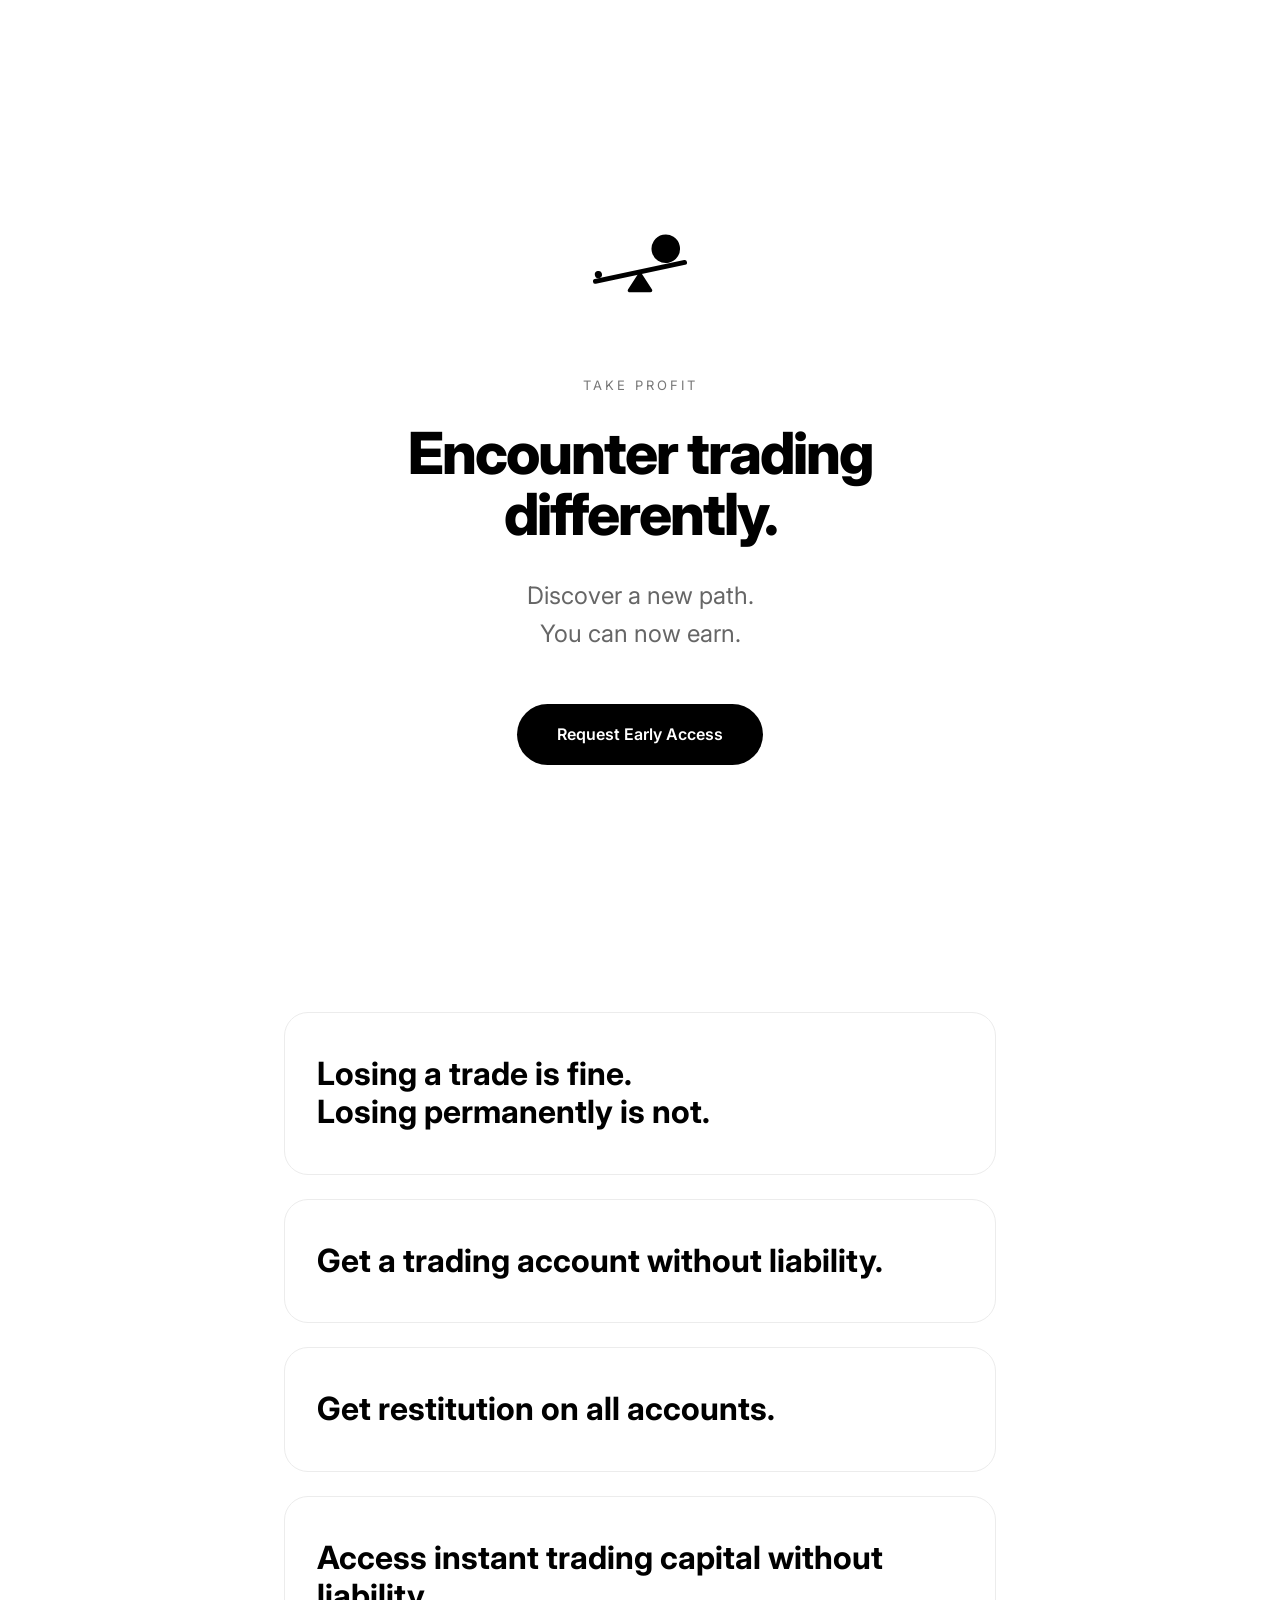
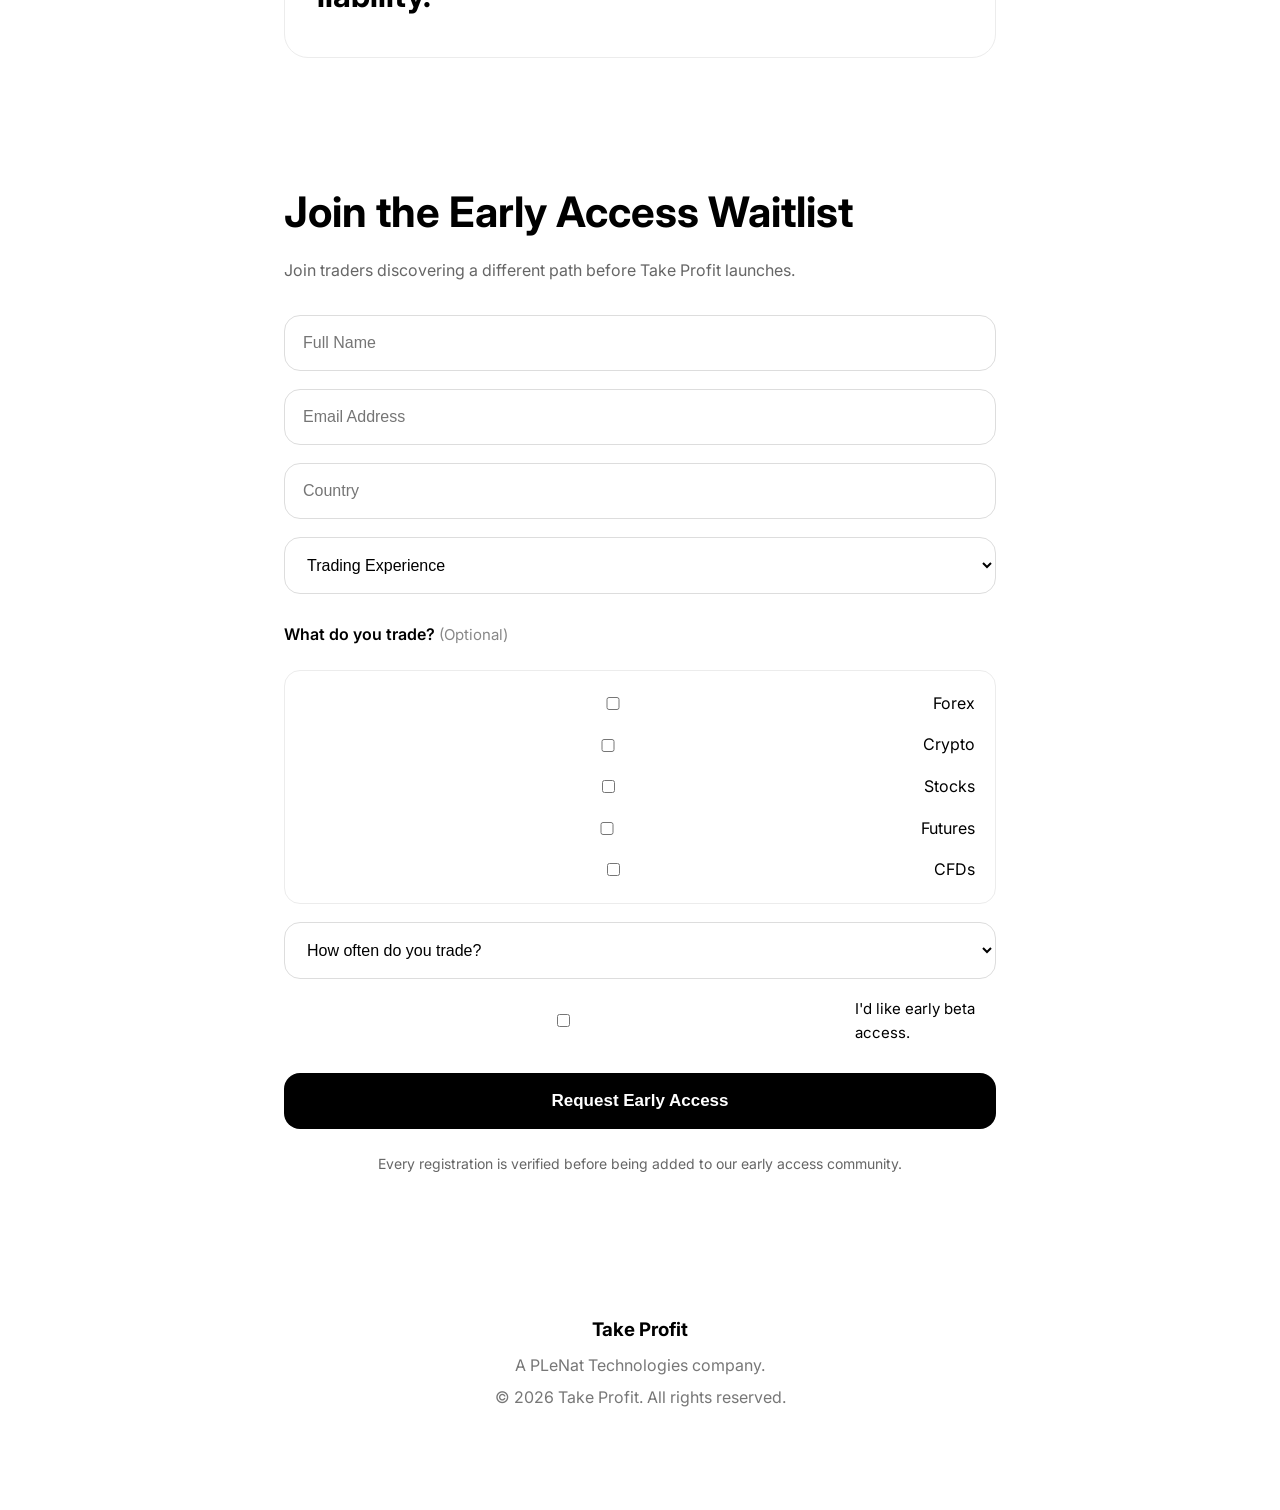
<file: index.html>
<!DOCTYPE html>
<html lang="en">

<head>

<meta charset="UTF-8">
<meta name="viewport" content="width=device-width, initial-scale=1.0">

<title>Take Profit</title>

<meta name="description" content="Encounter trading differently. Discover a new path.">

<link rel="preconnect" href="https://fonts.googleapis.com">
<link rel="preconnect" href="https://fonts.gstatic.com" crossorigin>

<link href="https://fonts.googleapis.com/css2?family=Inter:wght@300;400;500;600;700;800&display=swap" rel="stylesheet">

<link rel="stylesheet" href="style.css">

</head>

<body>

<div class="page">

<!-- HERO -->

<section class="hero">

<img src="logo.svg" alt="Take Profit" class="logo">

<p class="eyebrow">
TAKE PROFIT
</p>

<h1>
Encounter trading differently.
</h1>

<p class="subtitle">
Discover a new path.<br>
You can now earn.
</p>

<a href="#waitlist" class="button">
Request Early Access
</a>

</section>

<!-- FEATURES -->

<section class="features">

<div class="feature">

<h2>
Losing a trade is fine.<br>
Losing permanently is not.
</h2>

</div>

<div class="feature">

<h2>
Get a trading account without liability.
</h2>

</div>

<div class="feature">

<h2>
Get restitution on all accounts.
</h2>

</div>

<div class="feature">

<h2>
Access instant trading capital without liability.
</h2>

</div>

</section>

<!-- WAITLIST -->

<section id="waitlist" class="waitlist">

<h2>
Join the Early Access Waitlist
</h2>

<p>
Join traders discovering a different path before Take Profit launches.
</p>

<form id="waitlist-form">

<input
type="text"
placeholder="Full Name"
required>

<input
type="email"
placeholder="Email Address"
required>

<input
type="text"
placeholder="Country"
required>

<select required>

<option value="">
Trading Experience
</option>

<option>
New to Trading
</option>

<option>
Less than 1 year
</option>

<option>
1–3 years
</option>

<option>
3–5 years
</option>

<option>
5+ years
</option>

</select>

<p class="section-title">

What do you trade?

<span>(Optional)</span>

</p>

<div class="checkbox-grid">

<label>

<input type="checkbox">

Forex

</label>

<label>

<input type="checkbox">

Crypto

</label>

<label>

<input type="checkbox">

Stocks

</label>

<label>

<input type="checkbox">

Futures

</label>

<label>

<input type="checkbox">

CFDs

</label>

</div>

<select required>

<option value="">
How often do you trade?
</option>

<option>
Every day
</option>

<option>
Several times a week
</option>

<option>
Weekly
</option>

<option>
Occasionally
</option>

<option>
Not yet trading
</option>

</select>

<label class="beta">

<input type="checkbox">

<span>
I'd like early beta access.
</span>

</label>

<button type="submit">

Request Early Access

</button>

</form>

<p class="small">

Every registration is verified before being added to our early access community.

</p>

</section>

<!-- FOOTER -->

<footer>

<h3>

Take Profit

</h3>

<p>

A PLeNat Technologies company.

</p>

<p>

© 2026 Take Profit. All rights reserved.

</p>

</footer>

</div>

<script src="script.js"></script>

</body>

</html>
</file>
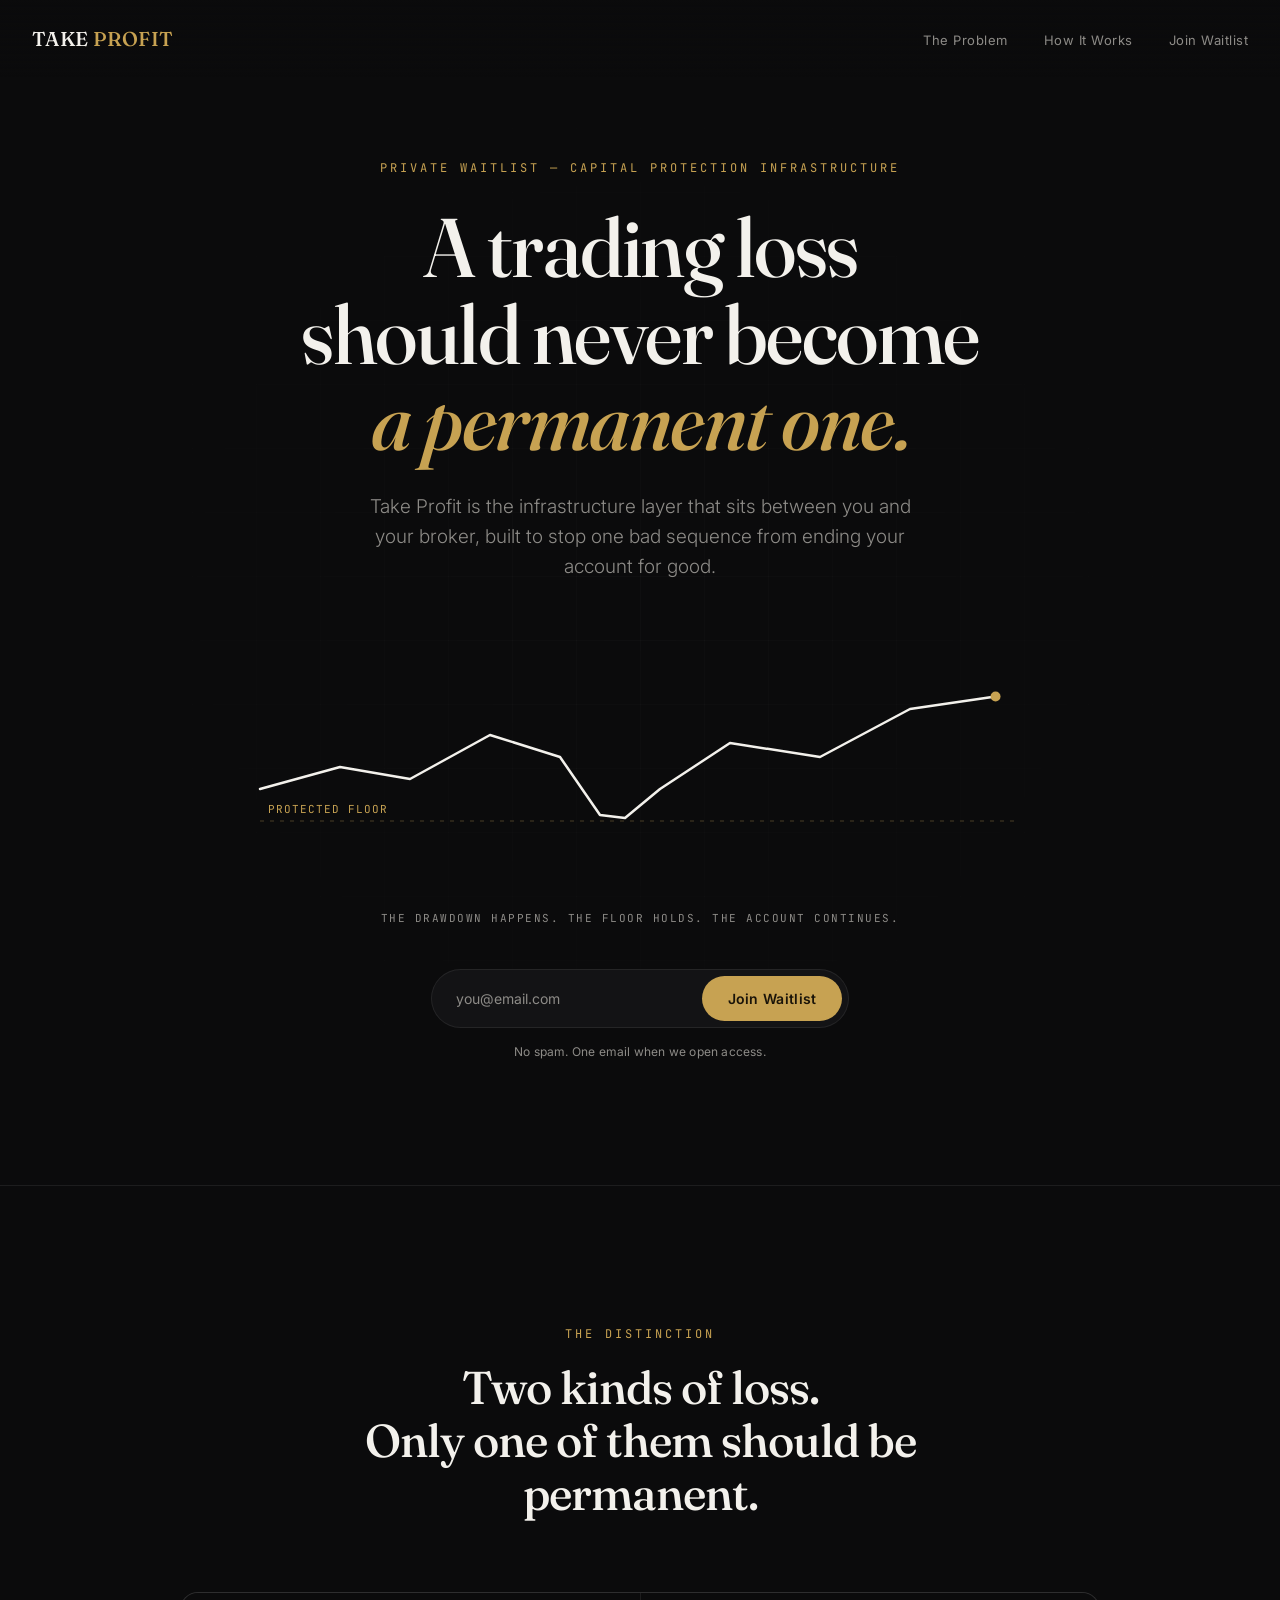
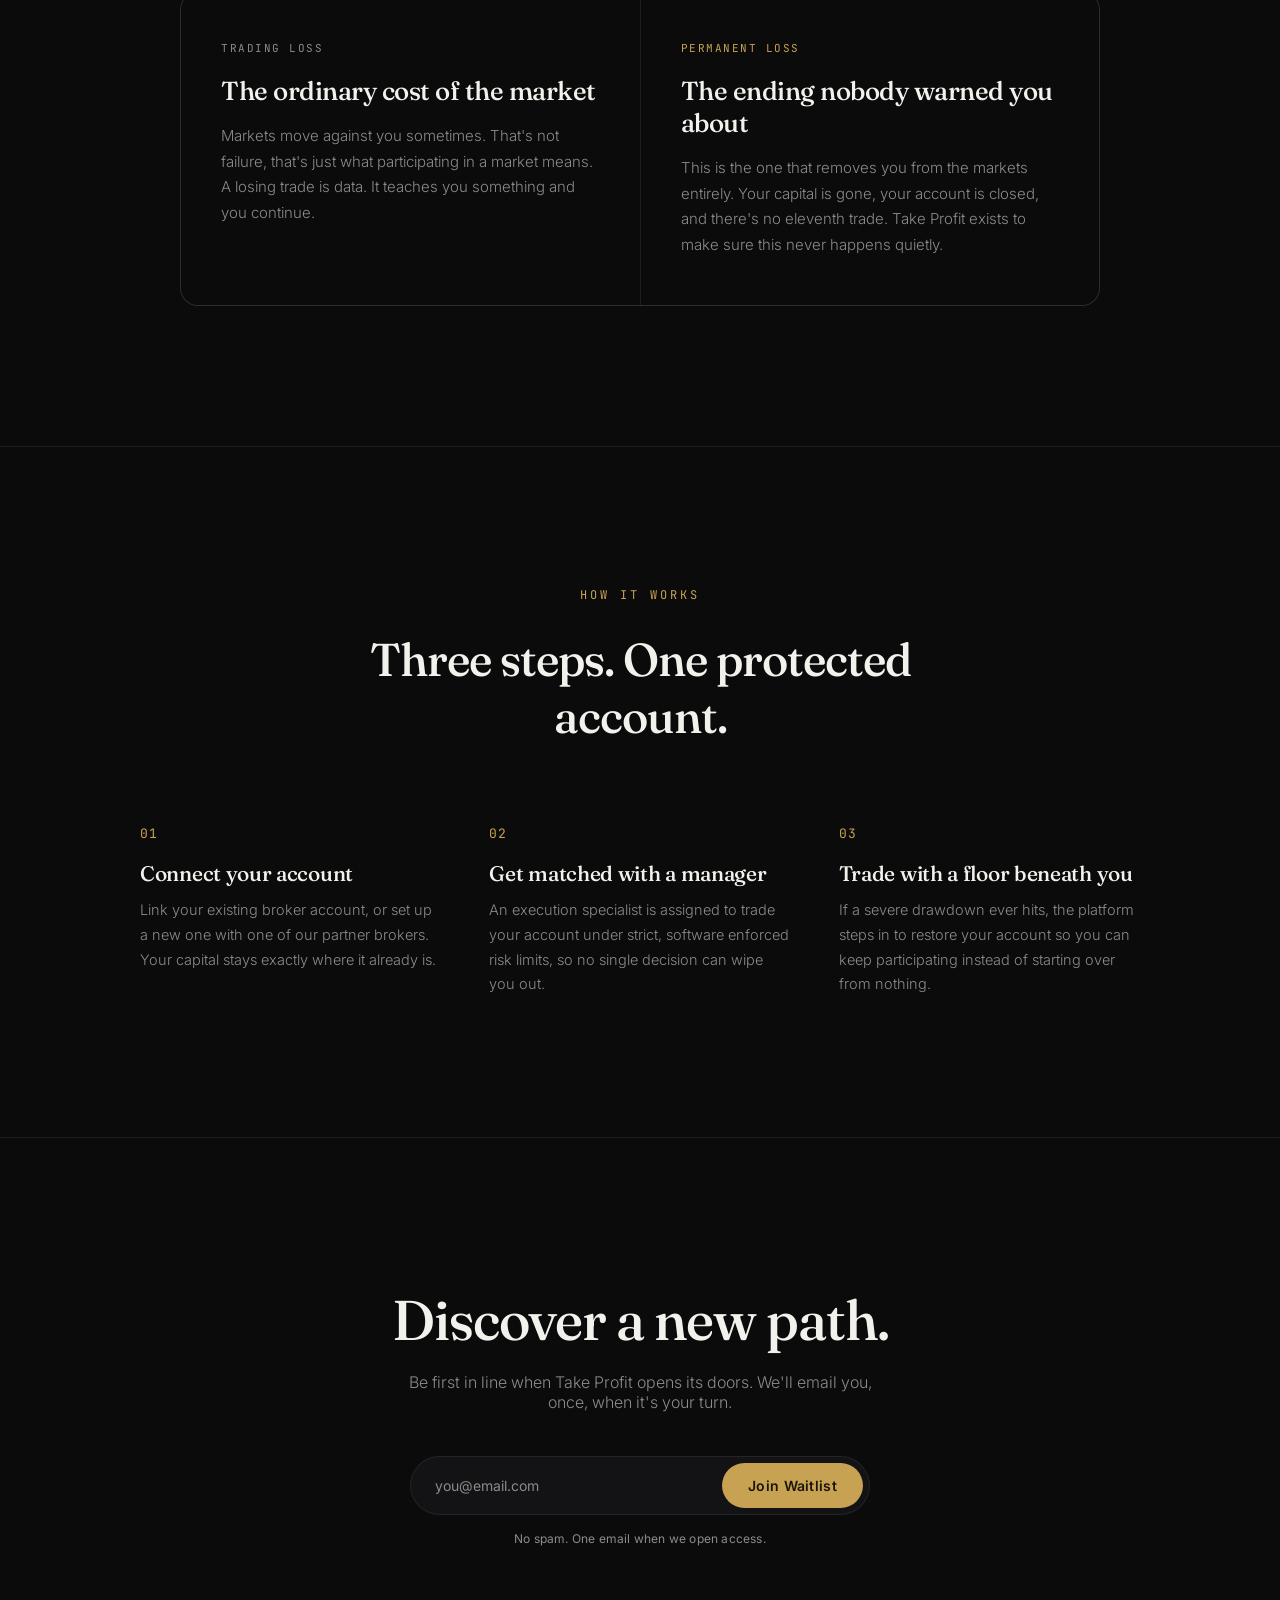
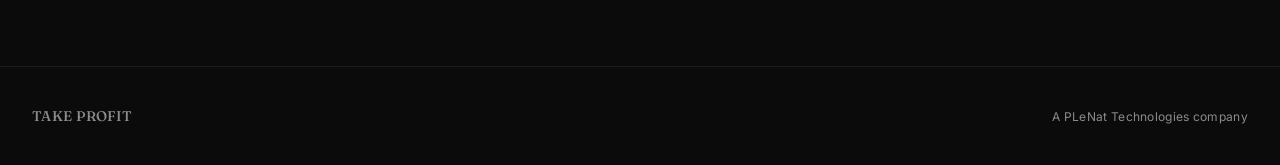
<file: tp-waitlist.html>
<!DOCTYPE html>
<html lang="en">
<head>
<meta charset="UTF-8">
<meta name="viewport" content="width=device-width, initial-scale=1.0">
<title>Take Profit — Discover a New Path</title>
<link rel="preconnect" href="https://fonts.googleapis.com">
<link href="https://fonts.googleapis.com/css2?family=Fraunces:opsz,wght@9..144,300;9..144,500;9..144,600&family=Inter:wght@300;400;500;600&family=JetBrains+Mono:wght@400;500&display=swap" rel="stylesheet">
<style>
  :root{
    --bg:#0B0B0C;
    --bg-panel:#131315;
    --text:#F3F1EC;
    --text-dim:#8D8B87;
    --gold:#C7A252;
    --gold-dim:#4A3F26;
    --line:rgba(243,241,236,0.08);
  }
  *{margin:0;padding:0;box-sizing:border-box;}
  html{scroll-behavior:smooth;}
  body{
    background:var(--bg);
    color:var(--text);
    font-family:'Inter',sans-serif;
    -webkit-font-smoothing:antialiased;
    overflow-x:hidden;
  }
  .wrap{max-width:1180px;margin:0 auto;padding:0 32px;}
  a{color:inherit;text-decoration:none;}

  header{
    position:fixed;top:0;left:0;right:0;
    z-index:50;
    display:flex;align-items:center;justify-content:space-between;
    padding:26px 32px;
    background:linear-gradient(to bottom, rgba(11,11,12,0.9), transparent);
  }
  .brand{
    font-family:'Fraunces',serif;
    font-weight:500;
    font-size:20px;
    letter-spacing:0.3px;
  }
  .brand span{color:var(--gold);}
  nav a{
    font-size:13px;
    color:var(--text-dim);
    margin-left:32px;
    letter-spacing:0.5px;
  }
  nav a:hover{color:var(--text);}

  section{position:relative;}

  /* HERO */
  .hero{
    min-height:100vh;
    display:flex;
    flex-direction:column;
    align-items:center;
    justify-content:center;
    text-align:center;
    padding:160px 32px 100px;
    position:relative;
  }
  .hero .grid-bg{
    position:absolute;inset:0;
    background-image:
      linear-gradient(rgba(255,255,255,.02) 1px, transparent 1px),
      linear-gradient(90deg, rgba(255,255,255,.02) 1px, transparent 1px);
    background-size:64px 64px;
    -webkit-mask-image:radial-gradient(ellipse at center, black 0%, transparent 70%);
    mask-image:radial-gradient(ellipse at center, black 0%, transparent 70%);
    pointer-events:none;
  }
  .eyebrow{
    font-family:'JetBrains Mono',monospace;
    font-size:12px;
    color:var(--gold);
    letter-spacing:3px;
    text-transform:uppercase;
    margin-bottom:28px;
    opacity:0;
    animation:fadeUp .9s ease forwards .1s;
  }
  h1{
    font-family:'Fraunces',serif;
    font-weight:500;
    font-size:clamp(42px, 6.5vw, 92px);
    line-height:1.04;
    letter-spacing:-1.5px;
    max-width:920px;
    opacity:0;
    animation:fadeUp 1s ease forwards .25s;
  }
  h1 em{
    font-style:italic;
    color:var(--gold);
  }
  .sub{
    font-size:clamp(16px, 2vw, 19px);
    color:var(--text-dim);
    font-weight:300;
    max-width:560px;
    margin:28px auto 0;
    line-height:1.6;
    opacity:0;
    animation:fadeUp 1s ease forwards .4s;
  }

  /* SIGNATURE CHART */
  .chart-stage{
    width:100%;
    max-width:760px;
    height:260px;
    margin:56px auto 8px;
    position:relative;
    opacity:0;
    animation:fadeUp 1.1s ease forwards .55s;
  }
  .chart-stage svg{width:100%;height:100%;overflow:visible;}
  .floor-label{
    font-family:'JetBrains Mono',monospace;
    font-size:11px;
    fill:var(--gold);
    letter-spacing:1px;
  }
  .chart-caption{
    font-family:'JetBrains Mono',monospace;
    font-size:11px;
    color:var(--text-dim);
    letter-spacing:1.5px;
    text-transform:uppercase;
    margin-top:4px;
    opacity:0;
    animation:fadeUp 1s ease forwards .8s;
  }

  @keyframes fadeUp{
    from{opacity:0;transform:translateY(18px);}
    to{opacity:1;transform:translateY(0);}
  }

  /* WAITLIST FORM */
  .waitlist{
    margin-top:44px;
    opacity:0;
    animation:fadeUp 1s ease forwards .95s;
  }
  form{
    display:flex;
    gap:10px;
    background:var(--bg-panel);
    border:1px solid var(--line);
    padding:6px;
    border-radius:999px;
    max-width:460px;
    margin:0 auto;
  }
  input[type="email"]{
    flex:1;
    background:transparent;
    border:none;
    outline:none;
    color:var(--text);
    font-family:'Inter',sans-serif;
    font-size:14px;
    padding:14px 18px;
  }
  input[type="email"]::placeholder{color:var(--text-dim);}
  button{
    background:var(--gold);
    color:#1a1409;
    border:none;
    font-family:'Inter',sans-serif;
    font-weight:600;
    font-size:14px;
    letter-spacing:0.3px;
    padding:14px 26px;
    border-radius:999px;
    cursor:pointer;
    transition:transform .25s ease, background .25s ease;
    white-space:nowrap;
  }
  button:hover{background:#d9b568;transform:translateY(-1px);}
  button:disabled{opacity:0.6;cursor:default;transform:none;}

  .form-note{
    font-size:12px;
    color:var(--text-dim);
    margin-top:16px;
    letter-spacing:0.2px;
  }
  .form-note.success{color:var(--gold);}

  .counter{
    margin-top:26px;
    font-family:'JetBrains Mono',monospace;
    font-size:12px;
    color:var(--text-dim);
    letter-spacing:1px;
  }
  .counter b{color:var(--text);font-weight:500;}

  /* THE TWO LOSSES */
  .divide{
    padding:140px 32px;
    border-top:1px solid var(--line);
  }
  .divide .head{
    text-align:center;
    max-width:640px;
    margin:0 auto 72px;
  }
  .divide .head .eyebrow{margin-bottom:20px;}
  .divide h2{
    font-family:'Fraunces',serif;
    font-weight:500;
    font-size:clamp(30px,4vw,46px);
    letter-spacing:-1px;
    line-height:1.15;
  }
  .cols{
    display:grid;
    grid-template-columns:1fr 1fr;
    gap:1px;
    background:var(--line);
    border:1px solid var(--line);
    border-radius:18px;
    overflow:hidden;
    max-width:920px;
    margin:0 auto;
  }
  .col{
    background:var(--bg);
    padding:48px 40px;
  }
  .col .tag{
    font-family:'JetBrains Mono',monospace;
    font-size:11px;
    letter-spacing:1.5px;
    text-transform:uppercase;
    margin-bottom:20px;
  }
  .col.temp .tag{color:var(--text-dim);}
  .col.perm .tag{color:var(--gold);}
  .col h3{
    font-family:'Fraunces',serif;
    font-weight:500;
    font-size:26px;
    margin-bottom:16px;
    letter-spacing:-0.5px;
  }
  .col p{
    color:var(--text-dim);
    font-size:15px;
    line-height:1.7;
    font-weight:300;
  }
  @media (max-width:760px){
    .cols{grid-template-columns:1fr;}
  }

  /* STEPS */
  .steps{
    padding:140px 32px;
    border-top:1px solid var(--line);
  }
  .steps .head{text-align:center;max-width:600px;margin:0 auto 80px;}
  .steps h2{
    font-family:'Fraunces',serif;
    font-weight:500;
    font-size:clamp(30px,4vw,46px);
    letter-spacing:-1px;
  }
  .step-grid{
    display:grid;
    grid-template-columns:repeat(3,1fr);
    gap:48px;
    max-width:1000px;
    margin:0 auto;
  }
  .step{position:relative;padding-left:0;}
  .step .num{
    font-family:'JetBrains Mono',monospace;
    font-size:13px;
    color:var(--gold);
    letter-spacing:1px;
    margin-bottom:18px;
    display:block;
  }
  .step h4{
    font-family:'Fraunces',serif;
    font-weight:500;
    font-size:21px;
    margin-bottom:12px;
    letter-spacing:-0.3px;
  }
  .step p{
    color:var(--text-dim);
    font-size:14.5px;
    line-height:1.7;
    font-weight:300;
  }
  @media (max-width:760px){
    .step-grid{grid-template-columns:1fr;gap:44px;}
  }

  /* CLOSING CTA */
  .closing{
    padding:150px 32px 120px;
    text-align:center;
    border-top:1px solid var(--line);
  }
  .closing h2{
    font-family:'Fraunces',serif;
    font-weight:500;
    font-size:clamp(32px,5vw,56px);
    letter-spacing:-1px;
    max-width:700px;
    margin:0 auto 20px;
    line-height:1.15;
  }
  .closing p{
    color:var(--text-dim);
    font-weight:300;
    max-width:480px;
    margin:0 auto 44px;
    font-size:16px;
  }

  footer{
    padding:40px 32px;
    border-top:1px solid var(--line);
    display:flex;
    justify-content:space-between;
    align-items:center;
    font-size:12px;
    color:var(--text-dim);
    letter-spacing:0.3px;
  }
  footer .brand{font-size:14px;}
  @media (max-width:600px){
    footer{flex-direction:column;gap:12px;text-align:center;}
  }
</style>
</head>
<body>

<header>
  <div class="brand">TAKE <span>PROFIT</span></div>
  <nav>
    <a href="#loss">The Problem</a>
    <a href="#how">How It Works</a>
    <a href="#join">Join Waitlist</a>
  </nav>
</header>

<section class="hero">
  <div class="grid-bg"></div>
  <div class="eyebrow">PRIVATE WAITLIST — CAPITAL PROTECTION INFRASTRUCTURE</div>
  <h1>A trading loss<br>should never become<br><em>a permanent one.</em></h1>
  <p class="sub">Take Profit is the infrastructure layer that sits between you and your broker, built to stop one bad sequence from ending your account for good.</p>

  <div class="chart-stage">
    <svg viewBox="0 0 760 260" preserveAspectRatio="none" id="chartSvg">
      <line x1="0" y1="182" x2="760" y2="182" stroke="var(--gold-dim)" stroke-width="1" stroke-dasharray="4 6"/>
      <text x="8" y="174" class="floor-label">PROTECTED FLOOR</text>
      <path id="chartPath" fill="none" stroke="var(--text)" stroke-width="2.5" stroke-linecap="round" stroke-linejoin="round"/>
      <circle id="chartDot" r="5" fill="var(--gold)"/>
    </svg>
  </div>
  <div class="chart-caption">The drawdown happens. The floor holds. The account continues.</div>

  <div class="waitlist" id="join">
    <form id="waitlistForm">
      <input type="email" id="emailInput" placeholder="you@email.com" required>
      <button type="submit" id="submitBtn">Join Waitlist</button>
    </form>
    <div class="form-note" id="formNote">No spam. One email when we open access.</div>
    <div class="counter" id="counterNote"></div>
  </div>
</section>

<section class="divide" id="loss">
  <div class="wrap">
    <div class="head">
      <div class="eyebrow">THE DISTINCTION</div>
      <h2>Two kinds of loss.<br>Only one of them should be permanent.</h2>
    </div>
    <div class="cols">
      <div class="col temp">
        <div class="tag">Trading Loss</div>
        <h3>The ordinary cost of the market</h3>
        <p>Markets move against you sometimes. That's not failure, that's just what participating in a market means. A losing trade is data. It teaches you something and you continue.</p>
      </div>
      <div class="col perm">
        <div class="tag">Permanent Loss</div>
        <h3>The ending nobody warned you about</h3>
        <p>This is the one that removes you from the markets entirely. Your capital is gone, your account is closed, and there's no eleventh trade. Take Profit exists to make sure this never happens quietly.</p>
      </div>
    </div>
  </div>
</section>

<section class="steps" id="how">
  <div class="wrap">
    <div class="head">
      <div class="eyebrow">HOW IT WORKS</div>
      <h2>Three steps. One protected account.</h2>
    </div>
    <div class="step-grid">
      <div class="step">
        <span class="num">01</span>
        <h4>Connect your account</h4>
        <p>Link your existing broker account, or set up a new one with one of our partner brokers. Your capital stays exactly where it already is.</p>
      </div>
      <div class="step">
        <span class="num">02</span>
        <h4>Get matched with a manager</h4>
        <p>An execution specialist is assigned to trade your account under strict, software enforced risk limits, so no single decision can wipe you out.</p>
      </div>
      <div class="step">
        <span class="num">03</span>
        <h4>Trade with a floor beneath you</h4>
        <p>If a severe drawdown ever hits, the platform steps in to restore your account so you can keep participating instead of starting over from nothing.</p>
      </div>
    </div>
  </div>
</section>

<section class="closing">
  <div class="wrap">
    <h2>Discover a new path.</h2>
    <p>Be first in line when Take Profit opens its doors. We'll email you, once, when it's your turn.</p>
    <div class="waitlist">
      <form id="waitlistForm2">
        <input type="email" id="emailInput2" placeholder="you@email.com" required>
        <button type="submit" id="submitBtn2">Join Waitlist</button>
      </form>
      <div class="form-note" id="formNote2">No spam. One email when we open access.</div>
    </div>
  </div>
</section>

<footer>
  <div class="brand">TAKE PROFIT</div>
  <div>A PLeNat Technologies company</div>
</footer>

<script>
  // ---- Signature hero chart: draws a drawdown that hits a floor and recovers ----
  const path = document.getElementById('chartPath');
  const dot = document.getElementById('chartDot');

  // Points describe: calm rise, sharp drawdown toward the floor, catch, recovery, new high
  const points = [
    [0, 150],[80, 128],[150, 140],[230, 96],
    [300, 118],[340, 176],[365, 179], // the dip toward the floor
    [400, 150],[470, 104],[560, 118],[650, 70],[760, 54]
  ];

  function buildPath(pts){
    return pts.map((p,i)=> (i===0?'M':'L') + p[0] + ',' + p[1]).join(' ');
  }

  const fullD = buildPath(points);
  path.setAttribute('d', fullD);

  const length = path.getTotalLength();
  path.style.strokeDasharray = length;
  path.style.strokeDashoffset = length;

  let startTime = null;
  const duration = 2600;

  function animateChart(ts){
    if(!startTime) startTime = ts;
    const progress = Math.min((ts - startTime) / duration, 1);
    const eased = 1 - Math.pow(1 - progress, 3);
    path.style.strokeDashoffset = length * (1 - eased);

    const ptOnPath = path.getPointAtLength(length * eased);
    dot.setAttribute('cx', ptOnPath.x);
    dot.setAttribute('cy', ptOnPath.y);

    if(progress < 1){
      requestAnimationFrame(animateChart);
    }
  }
  requestAnimationFrame(animateChart);

  // ---- Waitlist storage (works in this Claude preview; see note for live hosting) ----
  async function getCount(){
    try{
      const res = await window.storage.get('waitlist-count', true);
      return res ? parseInt(res.value, 10) : 0;
    }catch(e){
      return 0;
    }
  }

  async function bumpCount(){
    const current = await getCount();
    const next = current + 1;
    try{
      await window.storage.set('waitlist-count', String(next), true);
    }catch(e){}
    return next;
  }

  async function refreshCounterDisplay(){
    const n = await getCount();
    const el = document.getElementById('counterNote');
    if(n > 0){
      el.innerHTML = '<b>' + n.toLocaleString() + '</b> traders already on the list';
    }
  }
  refreshCounterDisplay();

  async function handleSubmit(emailVal, noteEl, btnEl){
    const email = emailVal.trim().toLowerCase();
    if(!email){ return; }
    btnEl.disabled = true;
    btnEl.textContent = 'Joining...';
    try{
      const key = 'waitlist:' + email.replace(/[^a-z0-9@._-]/g, '');
      let existing = null;
      try{ existing = await window.storage.get(key, true); }catch(e){ existing = null; }

      if(existing){
        noteEl.textContent = "You're already on the list.";
        noteEl.classList.add('success');
      } else {
        await window.storage.set(key, JSON.stringify({email, joinedAt: Date.now()}), true);
        await bumpCount();
        await refreshCounterDisplay();
        noteEl.textContent = "You're on the list. We'll be in touch.";
        noteEl.classList.add('success');
      }
    }catch(e){
      noteEl.textContent = "Something went wrong, please try again.";
    }
    btnEl.disabled = false;
    btnEl.textContent = 'Join Waitlist';
  }

  document.getElementById('waitlistForm').addEventListener('submit', function(e){
    e.preventDefault();
    const val = document.getElementById('emailInput').value;
    handleSubmit(val, document.getElementById('formNote'), document.getElementById('submitBtn'));
  });

  document.getElementById('waitlistForm2').addEventListener('submit', function(e){
    e.preventDefault();
    const val = document.getElementById('emailInput2').value;
    handleSubmit(val, document.getElementById('formNote2'), document.getElementById('submitBtn2'));
  });
</script>

</body>
</html>
</file>
<file: style.css>
/* =========================
   TAKE PROFIT
   ========================= */

*{
    margin:0;
    padding:0;
    box-sizing:border-box;
}

html{
    scroll-behavior:smooth;
}

body{
    font-family:"Inter",sans-serif;
    background:#fff;
    color:#000;
    -webkit-font-smoothing:antialiased;
    line-height:1.6;
}

.page{
    max-width:760px;
    margin:0 auto;
    padding:32px 24px 100px;
}

/* HERO */

.hero{
    min-height:100vh;
    display:flex;
    flex-direction:column;
    justify-content:center;
    align-items:center;
    text-align:center;
}

.logo{
    width:120px;
    margin-bottom:56px;
}

.eyebrow{
    font-size:13px;
    letter-spacing:3px;
    text-transform:uppercase;
    color:#777;
    margin-bottom:28px;
}

h1{
    font-size:58px;
    line-height:1.05;
    font-weight:800;
    letter-spacing:-2px;
}

.subtitle{
    margin-top:32px;
    font-size:24px;
    color:#666;
}

.button{
    display:inline-block;
    margin-top:50px;
    background:#000;
    color:#fff;
    text-decoration:none;
    padding:18px 40px;
    border-radius:999px;
    font-weight:600;
    transition:.25s;
}

button[type="submit"]:hover{
    transform:translateY(-2px);
    opacity:.92;
}

/* FEATURES */

.features{
    display:grid;
    gap:24px;
    margin:80px 0;
}

.feature{
    border:1px solid #ececec;
    border-radius:24px;
    padding:42px 32px;
    transition:.25s;
}

.feature:hover{
    transform:translateY(-4px);
}

.feature h2{
    font-size:32px;
    line-height:1.2;
}

/* WAITLIST */

.waitlist{
    margin-top:120px;
}

.waitlist h2{
    font-size:42px;
    margin-bottom:12px;
}

.waitlist>p{
    color:#666;
    margin-bottom:32px;
}

form{
    display:flex;
    flex-direction:column;
    gap:18px;
}

input,
select{
    width:100%;
    padding:18px;
    border:1px solid #ddd;
    border-radius:16px;
    font-size:16px;
    background:#fff;
}

input:focus,
select:focus{
    outline:none;
    border-color:#000;
}

.section-title{
    font-weight:600;
    margin-top:10px;
    margin-bottom:4px;
}

.checkbox-grid{
    display:flex;
    flex-direction:column;
    gap:16px;
    padding:20px;
    border:1px solid #ececec;
    border-radius:16px;
}

.checkbox-grid label{
    display:flex;
    align-items:center;
    gap:12px;
    font-size:16px;
}

.beta{
    display:flex;
    align-items:center;
    gap:12px;
    font-size:15px;
}

button[type="submit"]{
    background:#000;
    color:#fff;
    border:none;
    padding:18px;
    border-radius:16px;
    font-size:17px;
    font-weight:600;
    cursor:pointer;
    margin-top:10px;
}

.small{
    text-align:center;
    margin-top:24px;
    font-size:14px;
    color:#777;
}

/* FOOTER */

footer{
    text-align:center;
    margin-top:140px;
    color:#777;
}

footer h3{
    color:#000;
    margin-bottom:8px;
}

footer p{
    margin-top:6px;
}

/* MOBILE */

@media(max-width:768px){

.logo{
    width:95px;
}

h1{
    font-size:42px;
}

.subtitle{
    font-size:20px;
}

.feature h2{
    font-size:26px;
}

.waitlist h2{
    font-size:34px;
}

.checkbox-grid{
    grid-template-columns:1fr;
}

}

.section-title span{
    color:#888;
    font-weight:400;
    font-size:15px;
}
</file>
